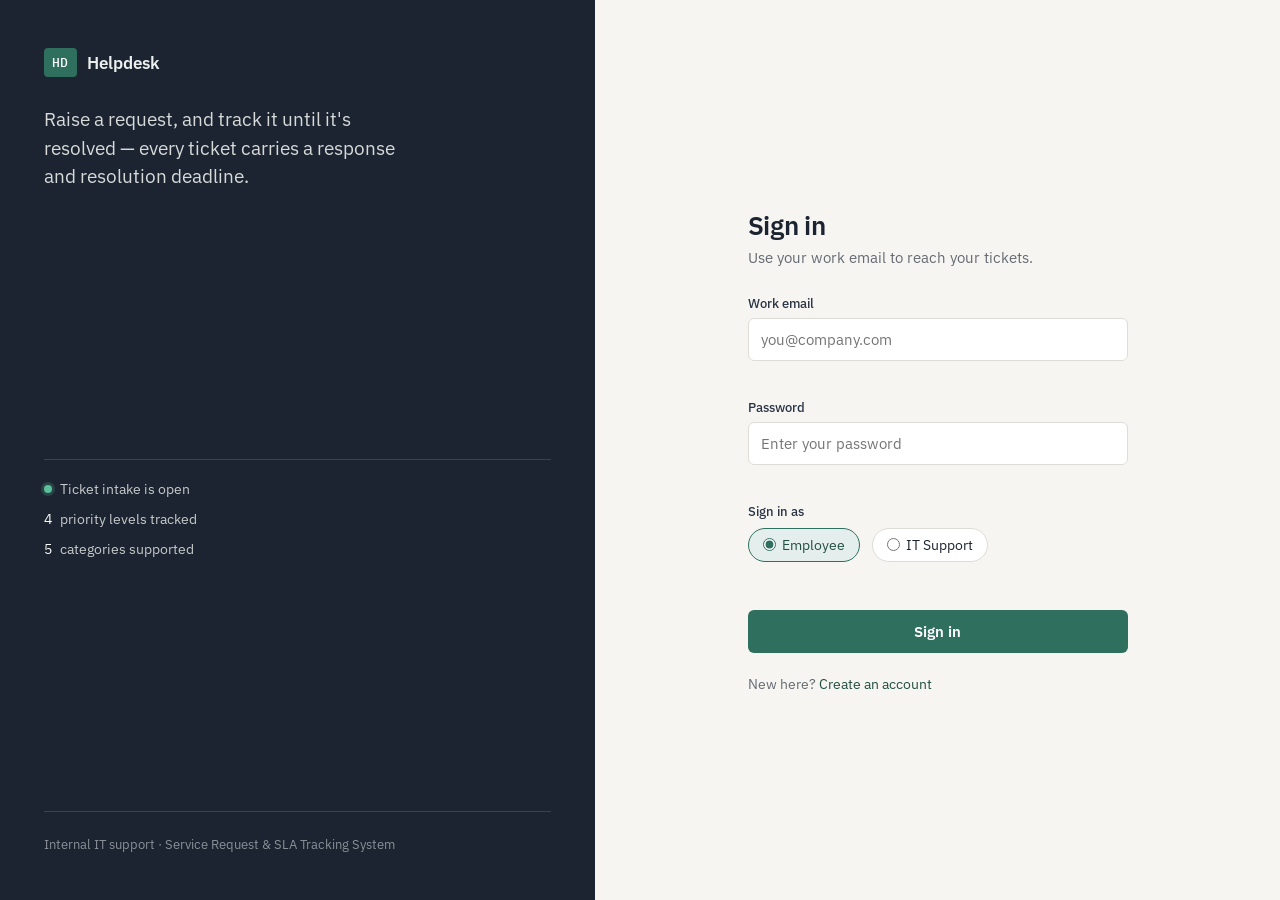
<file: index.html>
<!DOCTYPE html>
<html lang="en">
<head>
  <meta charset="UTF-8">
  <meta http-equiv="refresh" content="0; url=pawan-main/service-desk-project/index.html">
  <title>Service Request &amp; SLA Tracking System</title>
</head>
<body style="font-family: -apple-system, BlinkMacSystemFont, 'Segoe UI', Roboto, sans-serif; display: flex; justify-content: center; align-items: center; height: 100vh; margin: 0; background: #0f172a; color: #f8fafc;">
  <p>Loading Helpdesk... If not redirected, <a href="pawan-main/service-desk-project/index.html" style="color: #38bdf8;">click here</a>.</p>
</body>
</html>
</file>
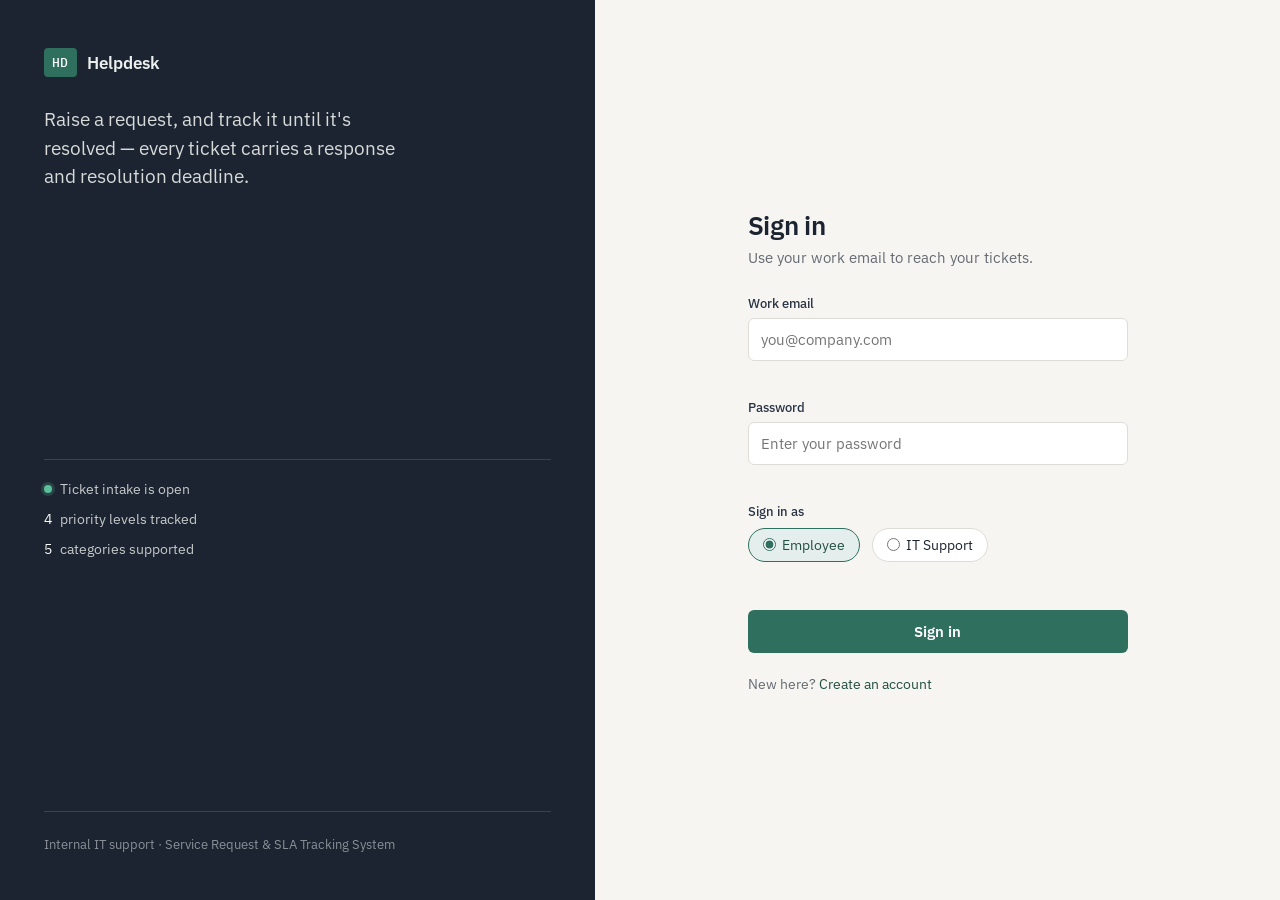
<file: pawan-main/service-desk-project/index.html>
<!DOCTYPE html>
<html lang="en">
<head>
<meta charset="UTF-8">
<meta name="viewport" content="width=device-width, initial-scale=1.0">
<title>Sign in · Helpdesk</title>
<link rel="preconnect" href="https://fonts.googleapis.com">
<link rel="preconnect" href="https://fonts.gstatic.com" crossorigin>
<link href="https://fonts.googleapis.com/css2?family=IBM+Plex+Sans:wght@400;500;600;700&family=IBM+Plex+Mono:wght@500&display=swap" rel="stylesheet">
<link rel="stylesheet" href="css/style.css">
</head>
<body>

<div class="auth-shell">

  <!-- Left panel: context / brand -->
  <aside class="auth-side">
    <div class="auth-side__top">
      <div class="wordmark">
        <span class="wordmark__mark">HD</span>
        <span class="wordmark__text">Helpdesk</span>
      </div>
      <p class="auth-side__tagline">
        Raise a request, and track it until it's resolved —
        every ticket carries a response and resolution deadline.
      </p>
    </div>

    <ul class="auth-side__stats" aria-label="System status">
      <li>
        <span class="dot dot--live" aria-hidden="true"></span>
        Ticket intake is open
      </li>
      <li><span class="stat-num">4</span> priority levels tracked</li>
      <li><span class="stat-num">5</span> categories supported</li>
    </ul>

    <div class="auth-side__bottom">
      <p class="auth-side__foot">Internal IT support · Service Request &amp; SLA Tracking System</p>
    </div>
  </aside>

  <!-- Right panel: form -->
  <main class="auth-main">
    <div class="auth-card">

      <div class="auth-card__head">
        <h1>Sign in</h1>
        <p>Use your work email to reach your tickets.</p>
      </div>

      <form id="login-form" novalidate>

        <div class="field">
          <label for="email">Work email</label>
          <input type="email" id="email" name="email" placeholder="you@company.com" autocomplete="username" required>
          <p class="field__error" id="email-error"></p>
        </div>

        <div class="field">
          <label for="password">Password</label>
          <input type="password" id="password" name="password" placeholder="Enter your password" autocomplete="current-password" required>
          <p class="field__error" id="password-error"></p>
        </div>

        <fieldset class="role-select">
          <legend>Sign in as</legend>
          <label class="role-pill">
            <input type="radio" name="role" value="user" checked>
            <span>Employee</span>
          </label>
          <label class="role-pill">
            <input type="radio" name="role" value="admin">
            <span>IT Support</span>
          </label>
        </fieldset>

        <p class="form-note" id="form-note" role="alert"></p>

        <button type="submit" class="btn-primary">Sign in</button>
      </form>

      <p class="auth-card__foot">
        New here? <a href="register.html">Create an account</a>
      </p>

    </div>
  </main>

</div>

<script src="js/script.js"></script>
</body>
</html>
</file>
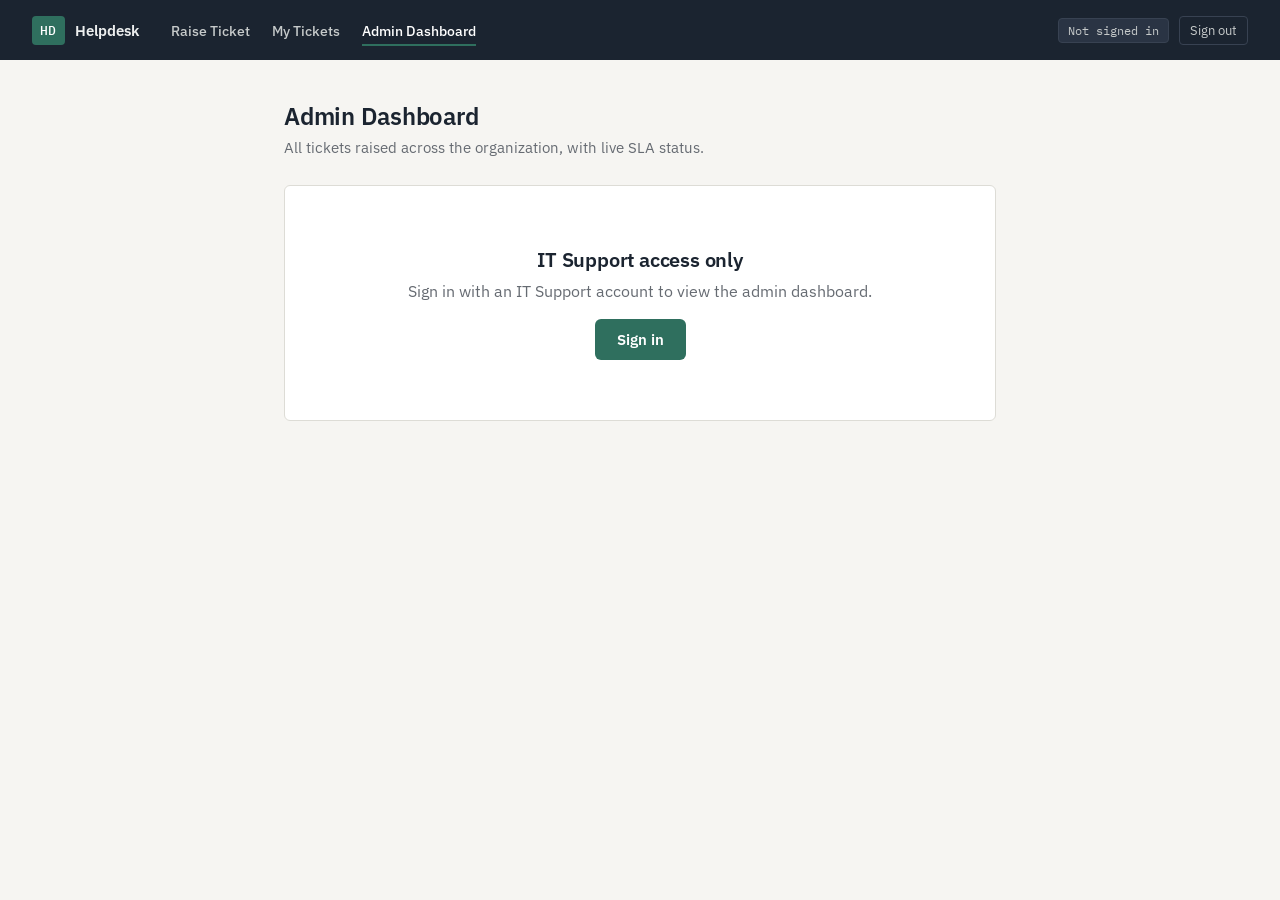
<file: pawan-main/service-desk-project/admin-dashboard.html>
<!DOCTYPE html>
<html lang="en">
<head>
<meta charset="UTF-8">
<meta name="viewport" content="width=device-width, initial-scale=1.0">
<title>Admin Dashboard · Helpdesk</title>
<link rel="preconnect" href="https://fonts.googleapis.com">
<link rel="preconnect" href="https://fonts.gstatic.com" crossorigin>
<link href="https://fonts.googleapis.com/css2?family=IBM+Plex+Sans:wght@400;500;600;700&family=IBM+Plex+Mono:wght@500&display=swap" rel="stylesheet">
<link rel="stylesheet" href="css/style.css">
</head>
<body>

<nav class="app-nav">
  <div class="app-nav__left">
    <div class="wordmark">
      <span class="wordmark__mark">HD</span>
      <span class="wordmark__text">Helpdesk</span>
    </div>
    <ul class="app-nav__links">
      <li><a href="raise-ticket.html">Raise Ticket</a></li>
      <li><a href="my-tickets.html">My Tickets</a></li>
      <li><a href="admin-dashboard.html" class="is-active">Admin Dashboard</a></li>
    </ul>
  </div>
  <div class="app-nav__user">
    <span class="user-chip" id="nav-user">Not signed in</span>
    <button class="app-nav__signout" id="nav-signout" type="button">Sign out</button>
  </div>
</nav>

<div class="page">
  <div class="page__head">
    <h1>Admin Dashboard</h1>
    <p>All tickets raised across the organization, with live SLA status.</p>
  </div>

  <div class="card not-found" id="access-denied" style="display:none;">
    <h1>IT Support access only</h1>
    <p>Sign in with an IT Support account to view the admin dashboard.</p>
    <a href="index.html" class="btn-primary btn-primary--inline" style="display:inline-block;">Sign in</a>
  </div>

  <div id="dashboard-content" style="display:none;">

    <div class="stat-grid">
      <div class="stat-card">
        <div class="stat-card__label">Total tickets</div>
        <div class="stat-card__value" id="stat-total">0</div>
      </div>
      <div class="stat-card stat-card--new">
        <div class="stat-card__label">New</div>
        <div class="stat-card__value" id="stat-new">0</div>
      </div>
      <div class="stat-card stat-card--progress">
        <div class="stat-card__label">In Progress</div>
        <div class="stat-card__value" id="stat-progress">0</div>
      </div>
      <div class="stat-card stat-card--overdue">
        <div class="stat-card__label">Overdue</div>
        <div class="stat-card__value" id="stat-overdue">0</div>
      </div>
      <div class="stat-card stat-card--resolved">
        <div class="stat-card__label">Resolved / Closed</div>
        <div class="stat-card__value" id="stat-resolved">0</div>
      </div>
    </div>

    <div class="card">

      <div class="filter-bar">
        <div class="filter-field filter-field--grow">
          <label for="search">Search</label>
          <input type="text" id="search" placeholder="Search by title, ticket ID, or requester">
        </div>
        <div class="filter-field">
          <label for="status-filter">Status</label>
          <select id="status-filter">
            <option value="All">All statuses</option>
            <option value="New">New</option>
            <option value="In Progress">In Progress</option>
            <option value="Resolved">Resolved</option>
            <option value="Closed">Closed</option>
          </select>
        </div>
        <div class="filter-field">
          <label for="priority-filter">Priority</label>
          <select id="priority-filter">
            <option value="All">All priorities</option>
            <option value="Critical">Critical</option>
            <option value="High">High</option>
            <option value="Medium">Medium</option>
            <option value="Low">Low</option>
          </select>
        </div>
        <div class="filter-field">
          <label for="category-filter">Category</label>
          <select id="category-filter">
            <option value="All">All categories</option>
            <option value="Hardware">Hardware</option>
            <option value="Software">Software</option>
            <option value="Network">Network</option>
            <option value="Access">Account / Access</option>
            <option value="Other">Other</option>
          </select>
        </div>
      </div>

      <div class="table-wrap">
        <table class="data-table">
          <thead>
            <tr>
              <th>Ticket ID</th>
              <th>Title</th>
              <th>Requester</th>
              <th>Category</th>
              <th>Priority</th>
              <th>Status</th>
              <th>SLA</th>
            </tr>
          </thead>
          <tbody id="tickets-body"></tbody>
        </table>
      </div>

      <p class="empty-state" id="empty-state" style="display:none;">
        No tickets match your filters.
      </p>

    </div>
  </div>
</div>

<script src="js/admin-dashboard.js"></script>
</body>
</html>
</file>
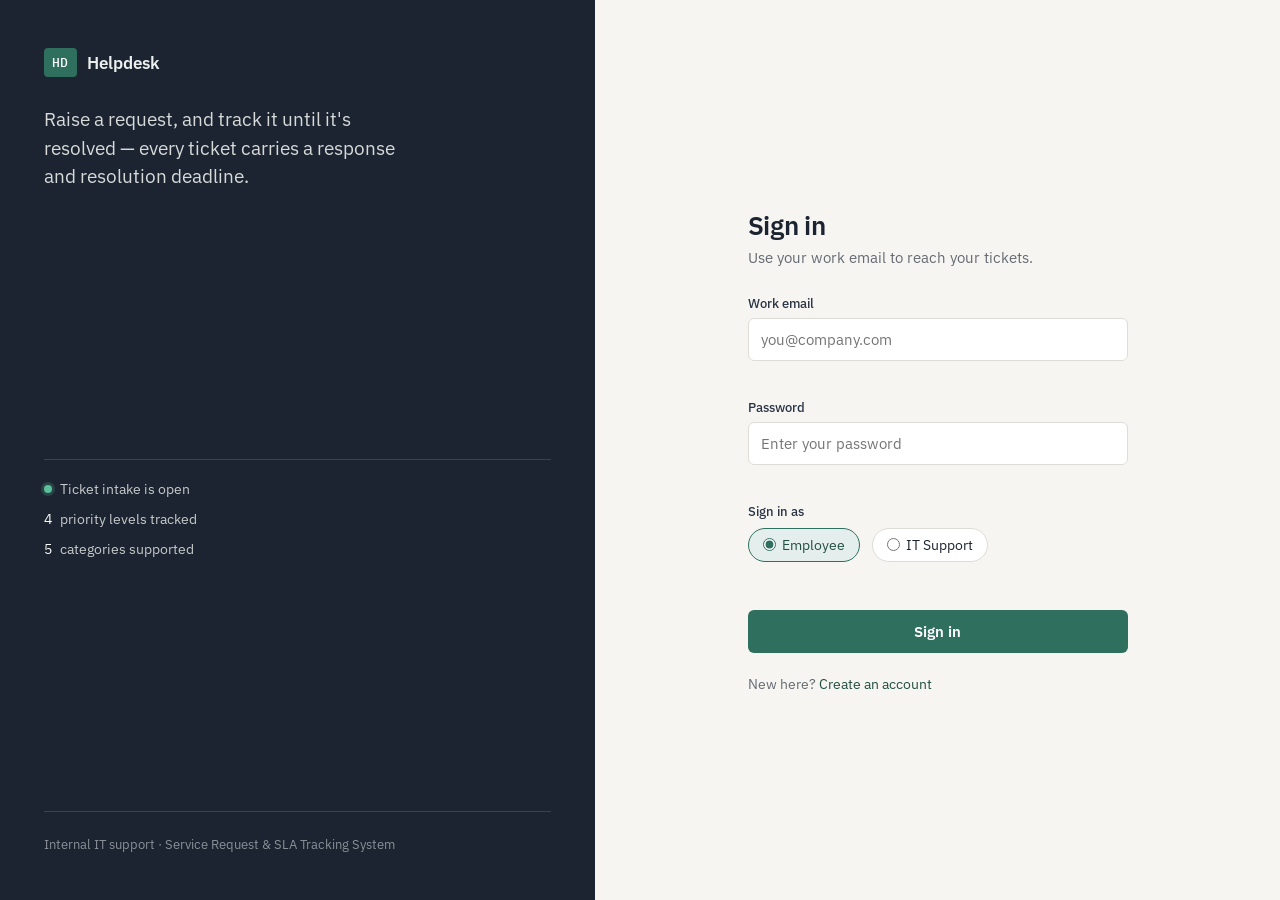
<file: pawan-main/service-desk-project/my-tickets.html>
<!DOCTYPE html>
<html lang="en">
<head>
<meta charset="UTF-8">
<meta name="viewport" content="width=device-width, initial-scale=1.0">
<title>My Tickets · Helpdesk</title>
<link rel="preconnect" href="https://fonts.googleapis.com">
<link rel="preconnect" href="https://fonts.gstatic.com" crossorigin>
<link href="https://fonts.googleapis.com/css2?family=IBM+Plex+Sans:wght@400;500;600;700&family=IBM+Plex+Mono:wght@500&display=swap" rel="stylesheet">
<link rel="stylesheet" href="css/style.css">
</head>
<body>

<nav class="app-nav">
  <div class="app-nav__left">
    <div class="wordmark">
      <span class="wordmark__mark">HD</span>
      <span class="wordmark__text">Helpdesk</span>
    </div>
    <ul class="app-nav__links">
      <li><a href="raise-ticket.html">Raise Ticket</a></li>
      <li><a href="my-tickets.html" class="is-active">My Tickets</a></li>
      <li><a href="admin-dashboard.html">Admin Dashboard</a></li>
    </ul>
  </div>
  <div class="app-nav__user">
    <span class="user-chip" id="nav-user">Not signed in</span>
    <button class="app-nav__signout" id="nav-signout" type="button">Sign out</button>
  </div>
</nav>

<div class="page">
  <div class="page__head">
    <h1>My Tickets</h1>
    <p>Track the status and SLA deadlines for tickets you've raised.</p>
  </div>

  <div class="card">

    <div class="filter-bar">
      <div class="filter-field filter-field--grow">
        <label for="search">Search</label>
        <input type="text" id="search" placeholder="Search by title or ticket ID">
      </div>
      <div class="filter-field">
        <label for="status-filter">Status</label>
        <select id="status-filter">
          <option value="All">All statuses</option>
          <option value="New">New</option>
          <option value="In Progress">In Progress</option>
          <option value="Resolved">Resolved</option>
          <option value="Closed">Closed</option>
        </select>
      </div>
    </div>

    <div class="table-wrap">
      <table class="data-table">
        <thead>
          <tr>
            <th>Ticket ID</th>
            <th>Title</th>
            <th>Category</th>
            <th>Priority</th>
            <th>Status</th>
            <th>Created</th>
            <th>SLA</th>
          </tr>
        </thead>
        <tbody id="tickets-body"></tbody>
      </table>
    </div>

    <p class="empty-state" id="empty-state" style="display:none;">
      No tickets found. <a href="raise-ticket.html">Raise your first ticket</a>.
    </p>

  </div>
</div>

<script src="js/my-tickets.js"></script>
</body>
</html>
</file>
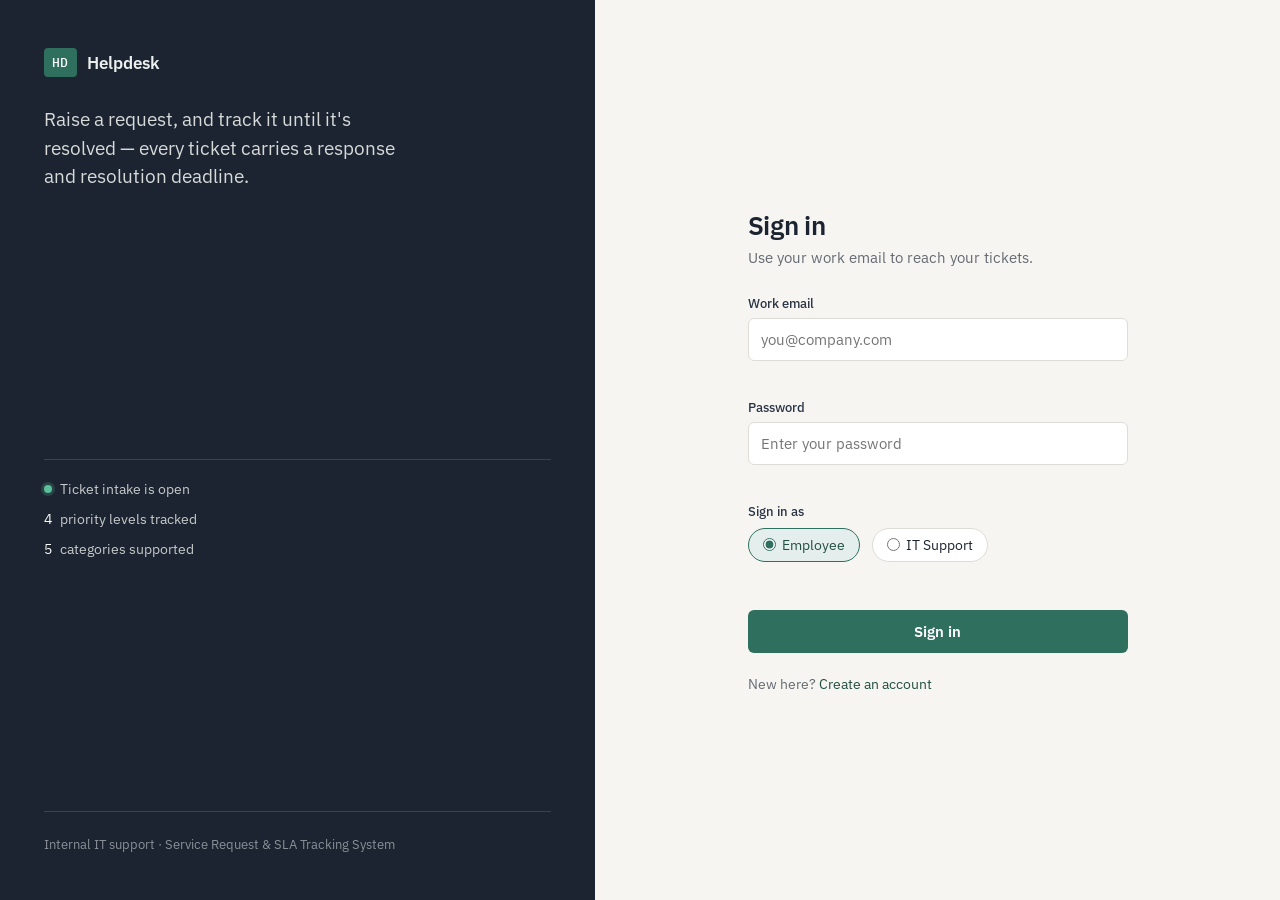
<file: pawan-main/service-desk-project/raise-ticket.html>
<!DOCTYPE html>
<html lang="en">
<head>
<meta charset="UTF-8">
<meta name="viewport" content="width=device-width, initial-scale=1.0">
<title>Raise a Ticket · Helpdesk</title>
<link rel="preconnect" href="https://fonts.googleapis.com">
<link rel="preconnect" href="https://fonts.gstatic.com" crossorigin>
<link href="https://fonts.googleapis.com/css2?family=IBM+Plex+Sans:wght@400;500;600;700&family=IBM+Plex+Mono:wght@500&display=swap" rel="stylesheet">
<link rel="stylesheet" href="css/style.css">
</head>
<body>

<nav class="app-nav">
  <div class="app-nav__left">
    <div class="wordmark">
      <span class="wordmark__mark">HD</span>
      <span class="wordmark__text">Helpdesk</span>
    </div>
    <ul class="app-nav__links">
      <li><a href="raise-ticket.html" class="is-active">Raise Ticket</a></li>
      <li><a href="my-tickets.html">My Tickets</a></li>
      <li><a href="admin-dashboard.html">Admin Dashboard</a></li>
    </ul>
  </div>
  <div class="app-nav__user">
    <span class="user-chip" id="nav-user">Not signed in</span>
    <button class="app-nav__signout" id="nav-signout" type="button">Sign out</button>
  </div>
</nav>

<div class="page">
  <div class="page__head">
    <h1>Raise a ticket</h1>
    <p>Describe the issue and we'll route it to the right team.</p>
  </div>

  <div class="card">

    <p class="success-banner" id="success-banner"></p>

    <form id="ticket-form" novalidate>

      <div class="field">
        <label for="title">Title</label>
        <input type="text" id="title" name="title" placeholder="Short summary, e.g. Laptop not powering on" required>
        <p class="field__error" id="title-error"></p>
      </div>

      <div class="field">
        <label for="description">Description</label>
        <textarea id="description" name="description" placeholder="What's happening? Include anything you've already tried."></textarea>
        <p class="field__error" id="description-error"></p>
      </div>

      <div class="field-row">
        <div class="field">
          <label for="category">Category</label>
          <select id="category" name="category">
            <option value="Hardware">Hardware</option>
            <option value="Software">Software</option>
            <option value="Network">Network</option>
            <option value="Access">Account / Access</option>
            <option value="Other">Other</option>
          </select>
        </div>

        <div class="field">
          <label for="priority">Priority</label>
          <select id="priority" name="priority">
            <option value="Low">Low</option>
            <option value="Medium" selected>Medium</option>
            <option value="High">High</option>
            <option value="Critical">Critical</option>
          </select>
          <p class="sla-preview" id="sla-preview"></p>
        </div>
      </div>

      <p class="form-note" id="form-note" role="alert"></p>

      <button type="submit" class="btn-primary">Submit ticket</button>
    </form>

  </div>
</div>

<script src="js/raise-ticket.js"></script>
</body>
</html>
</file>
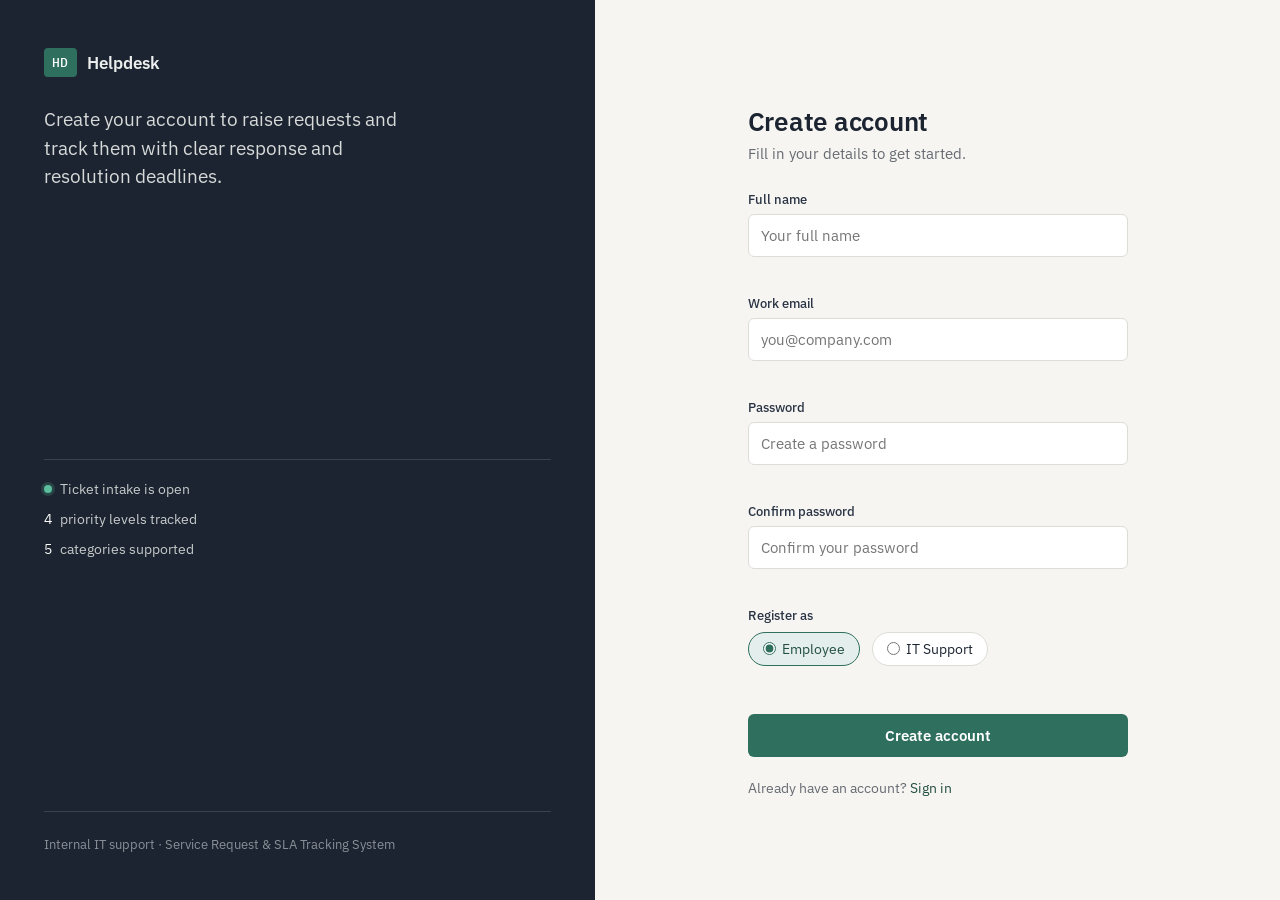
<file: pawan-main/service-desk-project/register.html>
<!DOCTYPE html>
<html lang="en">
<head>
  <meta charset="UTF-8">
  <meta name="viewport" content="width=device-width, initial-scale=1.0">
  <title>Create account · Helpdesk</title>
  <link rel="preconnect" href="https://fonts.googleapis.com">
  <link rel="preconnect" href="https://fonts.gstatic.com" crossorigin>
  <link href="https://fonts.googleapis.com/css2?family=IBM+Plex+Sans:wght@400;500;600;700&family=IBM+Plex+Mono:wght@500&display=swap" rel="stylesheet">
  <link rel="stylesheet" href="css/style.css">
</head>
<body>

<div class="auth-shell">

  <!-- Left panel -->
  <aside class="auth-side">
    <div class="auth-side__top">
      <div class="wordmark">
        <span class="wordmark__mark">HD</span>
        <span class="wordmark__text">Helpdesk</span>
      </div>
      <p class="auth-side__tagline">
        Create your account to raise requests and track them with clear response and resolution deadlines.
      </p>
    </div>

    <ul class="auth-side__stats" aria-label="System status">
      <li>
        <span class="dot dot--live" aria-hidden="true"></span>
        Ticket intake is open
      </li>
      <li><span class="stat-num">4</span> priority levels tracked</li>
      <li><span class="stat-num">5</span> categories supported</li>
    </ul>

    <div class="auth-side__bottom">
      <p class="auth-side__foot">Internal IT support · Service Request &amp; SLA Tracking System</p>
    </div>
  </aside>

  <!-- Right panel: form -->
  <main class="auth-main">
    <div class="auth-card">

      <div class="auth-card__head">
        <h1>Create account</h1>
        <p>Fill in your details to get started.</p>
      </div>

      <form id="register-form" novalidate>

        <div class="field">
          <label for="name">Full name</label>
          <input type="text" id="name" name="name" placeholder="Your full name" required>
          <p class="field__error" id="name-error"></p>
        </div>

        <div class="field">
          <label for="email">Work email</label>
          <input type="email" id="email" name="email" placeholder="you@company.com" autocomplete="username" required>
          <p class="field__error" id="email-error"></p>
        </div>

        <div class="field">
          <label for="password">Password</label>
          <input type="password" id="password" name="password" placeholder="Create a password" autocomplete="new-password" required>
          <p class="field__error" id="password-error"></p>
        </div>

        <div class="field">
          <label for="confirm">Confirm password</label>
          <input type="password" id="confirm" name="confirm" placeholder="Confirm your password" autocomplete="new-password" required>
          <p class="field__error" id="confirm-error"></p>
        </div>

        <fieldset class="role-select">
          <legend>Register as</legend>
          <label class="role-pill">
            <input type="radio" name="role" value="user" checked>
            <span>Employee</span>
          </label>
          <label class="role-pill">
            <input type="radio" name="role" value="admin">
            <span>IT Support</span>
          </label>
        </fieldset>

        <p class="form-note" id="form-note" role="alert"></p>

        <button type="submit" class="btn-primary">Create account</button>
      </form>

      <p class="auth-card__foot">
        Already have an account? <a href="index.html">Sign in</a>
      </p>

    </div>
  </main>

</div>

<script src="js/register.js"></script>
</body>
</html>
</file>
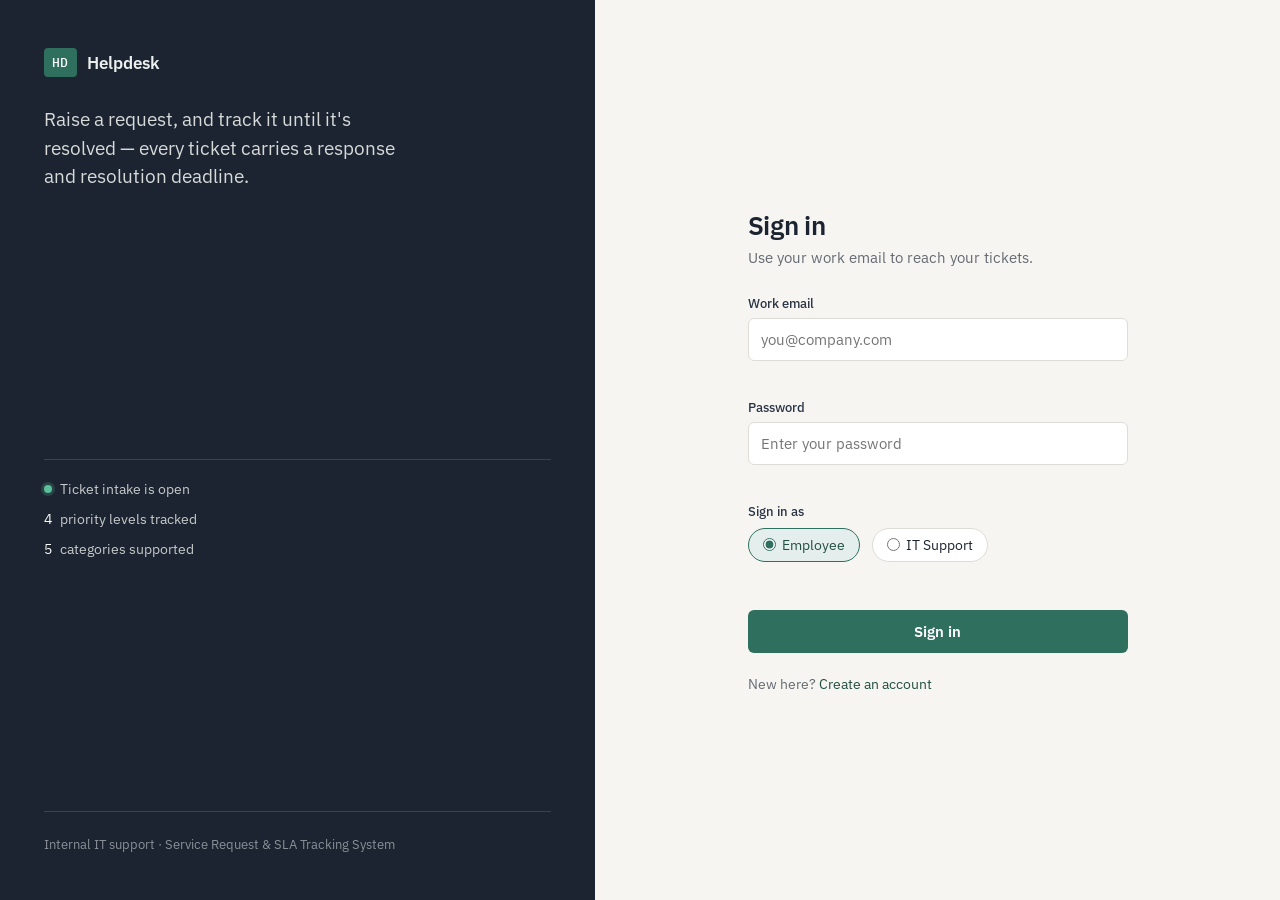
<file: pawan-main/service-desk-project/ticket-detail.html>
<!DOCTYPE html>
<html lang="en">
<head>
<meta charset="UTF-8">
<meta name="viewport" content="width=device-width, initial-scale=1.0">
<title>Ticket Detail · Helpdesk</title>
<link rel="preconnect" href="https://fonts.googleapis.com">
<link rel="preconnect" href="https://fonts.gstatic.com" crossorigin>
<link href="https://fonts.googleapis.com/css2?family=IBM+Plex+Sans:wght@400;500;600;700&family=IBM+Plex+Mono:wght@500&display=swap" rel="stylesheet">
<link rel="stylesheet" href="css/style.css">
</head>
<body>

<nav class="app-nav">
  <div class="app-nav__left">
    <div class="wordmark">
      <span class="wordmark__mark">HD</span>
      <span class="wordmark__text">Helpdesk</span>
    </div>
    <ul class="app-nav__links">
      <li><a href="raise-ticket.html">Raise Ticket</a></li>
      <li><a href="my-tickets.html">My Tickets</a></li>
      <li><a href="admin-dashboard.html">Admin Dashboard</a></li>
    </ul>
  </div>
  <div class="app-nav__user">
    <span class="user-chip" id="nav-user">Not signed in</span>
    <button class="app-nav__signout" id="nav-signout" type="button">Sign out</button>
  </div>
</nav>

<div class="page">

  <a href="my-tickets.html" class="back-link" id="back-link">&larr; Back</a>

  <div id="detail-view" class="card" style="display:none;">

    <div class="detail-head">
      <div>
        <h1 id="detail-title"></h1>
        <span class="detail-id" id="detail-id"></span>
        <div class="badge-row">
          <span class="badge" id="priority-badge"></span>
          <span class="badge" id="status-badge"></span>
        </div>
      </div>
    </div>

    <p class="sla-banner" id="sla-banner"></p>

    <div class="detail-grid">
      <div class="detail-item">
        <div class="detail-item__label">Raised by</div>
        <div class="detail-item__value" id="detail-raisedby"></div>
      </div>
      <div class="detail-item">
        <div class="detail-item__label">Category</div>
        <div class="detail-item__value" id="detail-category"></div>
      </div>
      <div class="detail-item">
        <div class="detail-item__label">Created</div>
        <div class="detail-item__value is-mono" id="detail-created"></div>
      </div>
      <div class="detail-item">
        <div class="detail-item__label">Resolution due</div>
        <div class="detail-item__value is-mono" id="detail-due"></div>
      </div>
      <div class="detail-item">
        <div class="detail-item__label">Resolved at</div>
        <div class="detail-item__value is-mono" id="detail-resolved"></div>
      </div>
    </div>

    <div class="detail-desc">
      <h2>Description</h2>
      <p id="detail-description"></p>
    </div>

    <div class="admin-panel" id="admin-panel" style="display:none;">
      <h2>Update status</h2>
      <div class="field-row">
        <div class="field">
          <label for="status-update">Status</label>
          <select id="status-update">
            <option value="New">New</option>
            <option value="In Progress">In Progress</option>
            <option value="Resolved">Resolved</option>
            <option value="Closed">Closed</option>
          </select>
        </div>
        <div class="field">
          <button type="button" class="btn-primary btn-primary--inline" id="save-status">Save status</button>
        </div>
      </div>
      <p class="form-note" id="status-note" role="alert"></p>
    </div>

  </div>

  <div id="not-found" class="card not-found" style="display:none;">
    <h1>Ticket not found</h1>
    <p>We couldn't find a ticket with that reference.</p>
    <a href="my-tickets.html" class="btn-primary btn-primary--inline" style="display:inline-block;">Back to My Tickets</a>
  </div>

</div>

<script src="js/ticket-detail.js"></script>
</body>
</html>
</file>
<file: pawan-main/service-desk-project/css/style.css>
/* ============================================
   Helpdesk — Service Request & SLA Tracking
   Shared stylesheet
   ============================================ */

:root {
  --ink: #1B2430;
  --ink-soft: #2A3444;
  --paper: #F6F5F2;
  --surface: #FFFFFF;
  --border: #DDDCD6;
  --text: #1B2430;
  --text-muted: #666B72;
  --accent: #2F6F5E;
  --accent-dark: #234F42;
  --accent-tint: #E4EEEC;
  --error: #B3432B;
  --error-tint: #F5E4DE;
  --warn: #B8862B;
  --warn-tint: #F5ECDD;
  --info: #2B6CB8;
  --info-tint: #DCE8F5;
  --neutral-tint: #ECECE7;

  --font-sans: 'IBM Plex Sans', -apple-system, Segoe UI, Roboto, sans-serif;
  --font-mono: 'IBM Plex Mono', 'Courier New', monospace;

  --radius: 6px;
}

* { box-sizing: border-box; }

html, body {
  margin: 0;
  padding: 0;
  height: 100%;
}

body {
  font-family: var(--font-sans);
  color: var(--text);
  background: var(--paper);
  -webkit-font-smoothing: antialiased;
}

h1, h2, h3 {
  margin: 0;
  font-weight: 600;
  letter-spacing: -0.01em;
}

p { margin: 0; }

a {
  color: var(--accent-dark);
  text-decoration: none;
  border-bottom: 1px solid transparent;
}
a:hover { border-bottom-color: var(--accent-dark); }

:focus-visible {
  outline: 2px solid var(--accent);
  outline-offset: 2px;
}

/* ============ Auth layout (login/register) ============ */

.auth-shell {
  min-height: 100vh;
  display: grid;
  grid-template-columns: 1fr 1.15fr;
}

.auth-side {
  background: var(--ink);
  color: #EDEFEF;
  padding: 48px 44px;
  display: flex;
  flex-direction: column;
  justify-content: space-between;
}

.wordmark {
  display: flex;
  align-items: center;
  gap: 10px;
  margin-bottom: 28px;
}

.wordmark__mark {
  font-family: var(--font-mono);
  font-size: 13px;
  font-weight: 500;
  background: var(--accent);
  color: #fff;
  padding: 6px 8px;
  border-radius: 4px;
  letter-spacing: 0.02em;
}

.wordmark__text {
  font-size: 17px;
  font-weight: 600;
}

.auth-side__tagline {
  font-size: 19px;
  line-height: 1.5;
  max-width: 34ch;
  color: #D7DAD9;
}

.auth-side__stats {
  list-style: none;
  margin: 40px 0 0;
  padding: 20px 0 0;
  border-top: 1px solid #384252;
  display: flex;
  flex-direction: column;
  gap: 12px;
  font-size: 14px;
  color: #C6CACA;
}

.auth-side__stats li {
  display: flex;
  align-items: center;
  gap: 8px;
}

.stat-num {
  font-family: var(--font-mono);
  color: #fff;
}

.dot {
  width: 8px;
  height: 8px;
  border-radius: 50%;
  display: inline-block;
}
.dot--live {
  background: #5CBF9C;
  box-shadow: 0 0 0 3px rgba(92, 191, 156, 0.2);
}

.auth-side__foot {
  font-size: 12.5px;
  color: #8A9098;
  padding-top: 24px;
  border-top: 1px solid #384252;
  margin-top: 24px;
}

.auth-main {
  background: var(--paper);
  display: flex;
  align-items: center;
  justify-content: center;
  padding: 40px;
}

.auth-card {
  width: 100%;
  max-width: 380px;
}

.auth-card__head {
  margin-bottom: 28px;
}

.auth-card__head h1 {
  font-size: 26px;
  margin-bottom: 6px;
}

.auth-card__head p {
  color: var(--text-muted);
  font-size: 14.5px;
}

.field {
  margin-bottom: 18px;
}

.field label {
  display: block;
  font-size: 13px;
  font-weight: 500;
  margin-bottom: 6px;
  color: var(--ink-soft);
}

.field input {
  width: 100%;
  padding: 11px 12px;
  font-family: var(--font-sans);
  font-size: 14.5px;
  border: 1px solid var(--border);
  border-radius: var(--radius);
  background: var(--surface);
  color: var(--text);
}

.field input:focus {
  border-color: var(--accent);
}

.field input.invalid {
  border-color: var(--error);
}

.field__error {
  font-size: 12.5px;
  color: var(--error);
  margin-top: 5px;
  min-height: 15px;
}

.role-select {
  border: none;
  padding: 0;
  margin: 0 0 22px;
}

.role-select legend {
  font-size: 13px;
  font-weight: 500;
  color: var(--ink-soft);
  margin-bottom: 8px;
  padding: 0;
}

.role-pill {
  display: inline-flex;
  align-items: center;
  gap: 6px;
  border: 1px solid var(--border);
  border-radius: 20px;
  padding: 7px 14px;
  margin-right: 8px;
  font-size: 13.5px;
  cursor: pointer;
  background: var(--surface);
}

.role-pill input {
  accent-color: var(--accent);
  margin: 0;
}

.role-pill:has(input:checked) {
  border-color: var(--accent);
  background: var(--accent-tint);
  color: var(--accent-dark);
}

.form-note {
  font-size: 13px;
  color: var(--error);
  min-height: 18px;
  margin-bottom: 8px;
}

.btn-primary {
  width: 100%;
  padding: 12px;
  background: var(--accent);
  color: #fff;
  border: none;
  border-radius: var(--radius);
  font-size: 14.5px;
  font-weight: 600;
  font-family: var(--font-sans);
  cursor: pointer;
}

.btn-primary:hover { background: var(--accent-dark); }

.auth-card__foot {
  margin-top: 22px;
  font-size: 13.5px;
  color: var(--text-muted);
}

/* ============ Responsive ============ */

@media (max-width: 860px) {
  .auth-shell {
    grid-template-columns: 1fr;
  }
  .auth-side {
    padding: 32px 28px;
  }
  .auth-side__tagline {
    font-size: 16px;
  }
  .auth-side__stats {
    flex-direction: row;
    flex-wrap: wrap;
    gap: 18px;
  }
  .auth-main {
    padding: 32px 24px;
  }
}

/* ============================================
   App shell (navbar) — used by every page
   once the user is signed in
   ============================================ */

.app-nav {
  background: var(--ink);
  color: #EDEFEF;
  padding: 0 32px;
  display: flex;
  align-items: center;
  justify-content: space-between;
  height: 60px;
}

.app-nav__left {
  display: flex;
  align-items: center;
  gap: 32px;
}

.app-nav .wordmark { margin-bottom: 0; }
.app-nav .wordmark__text { font-size: 15px; }

.app-nav__links {
  display: flex;
  gap: 22px;
  list-style: none;
  margin: 0;
  padding: 0;
}

.app-nav__links a {
  color: #C6CACA;
  font-size: 13.5px;
  font-weight: 500;
  border-bottom: none;
  padding: 4px 0;
}

.app-nav__links a:hover,
.app-nav__links a.is-active {
  color: #fff;
  border-bottom: 2px solid var(--accent);
}

.app-nav__user {
  display: flex;
  align-items: center;
  gap: 10px;
  font-size: 13px;
  color: #C6CACA;
}

.user-chip {
  font-family: var(--font-mono);
  background: var(--ink-soft);
  border: 1px solid #384252;
  padding: 4px 9px;
  border-radius: 4px;
  font-size: 12px;
}

.app-nav__signout {
  color: #C6CACA;
  font-size: 13px;
  border: 1px solid #384252;
  padding: 5px 10px;
  border-radius: 4px;
  cursor: pointer;
  background: none;
  font-family: var(--font-sans);
}
.app-nav__signout:hover { color: #fff; border-color: #55606E; }

/* ============================================
   Page container + form card (Raise Ticket, etc.)
   ============================================ */

.page {
  max-width: 760px;
  margin: 0 auto;
  padding: 40px 24px 80px;
}

.page__head {
  margin-bottom: 28px;
}

.page__head h1 {
  font-size: 24px;
  margin-bottom: 6px;
}

.page__head p {
  color: var(--text-muted);
  font-size: 14.5px;
}

.card {
  background: var(--surface);
  border: 1px solid var(--border);
  border-radius: var(--radius);
  padding: 32px;
}

.field textarea {
  width: 100%;
  padding: 11px 12px;
  font-family: var(--font-sans);
  font-size: 14.5px;
  border: 1px solid var(--border);
  border-radius: var(--radius);
  background: var(--surface);
  color: var(--text);
  resize: vertical;
  min-height: 110px;
}
.field textarea:focus { border-color: var(--accent); }
.field textarea.invalid { border-color: var(--error); }

.field select {
  width: 100%;
  padding: 11px 12px;
  font-family: var(--font-sans);
  font-size: 14.5px;
  border: 1px solid var(--border);
  border-radius: var(--radius);
  background: var(--surface);
  color: var(--text);
  appearance: none;
  background-image: url("data:image/svg+xml;utf8,<svg xmlns='http://www.w3.org/2000/svg' viewBox='0 0 20 20' fill='%23666B72'><path d='M5.5 7.5l4.5 4.5 4.5-4.5' stroke='%23666B72' stroke-width='1.5' fill='none' stroke-linecap='round' stroke-linejoin='round'/></svg>");
  background-repeat: no-repeat;
  background-position: right 12px center;
}
.field select:focus { border-color: var(--accent); }

.field-row {
  display: grid;
  grid-template-columns: 1fr 1fr;
  gap: 18px;
}

.field__hint {
  font-size: 12.5px;
  color: var(--text-muted);
  margin-top: 5px;
}

/* Priority option styling inside the SLA hint */
.sla-preview {
  margin-top: 4px;
  font-size: 13px;
  color: var(--text-muted);
  background: var(--paper);
  border: 1px dashed var(--border);
  border-radius: var(--radius);
  padding: 10px 12px;
}
.sla-preview strong { color: var(--ink-soft); }

.success-banner {
  display: none;
  background: var(--accent-tint);
  border: 1px solid var(--accent);
  color: var(--accent-dark);
  border-radius: var(--radius);
  padding: 14px 16px;
  font-size: 14px;
  margin-bottom: 20px;
}
.success-banner.is-visible { display: block; }
.success-banner code {
  font-family: var(--font-mono);
  background: var(--surface);
  padding: 1px 5px;
  border-radius: 3px;
}

@media (max-width: 600px) {
  .app-nav__links { display: none; }
  .field-row { grid-template-columns: 1fr; }
  .card { padding: 22px; }
}

/* ============================================
   Filter bar (My Tickets / Admin Dashboard)
   ============================================ */

.filter-bar {
  display: flex;
  gap: 12px;
  margin-bottom: 22px;
  flex-wrap: wrap;
  align-items: flex-end;
}

.filter-field {
  display: flex;
  flex-direction: column;
  gap: 6px;
}

.filter-field--grow { flex: 1; min-width: 200px; }

.filter-field label {
  font-size: 12px;
  font-weight: 500;
  color: var(--ink-soft);
}

.filter-field input,
.filter-field select {
  padding: 9px 11px;
  font-family: var(--font-sans);
  font-size: 13.5px;
  border: 1px solid var(--border);
  border-radius: var(--radius);
  background: var(--surface);
  color: var(--text);
  min-width: 160px;
}
.filter-field input:focus,
.filter-field select:focus { border-color: var(--accent); }

/* ============================================
   Data table (My Tickets / Admin Dashboard)
   ============================================ */

.table-wrap { overflow-x: auto; }

.data-table {
  width: 100%;
  border-collapse: collapse;
  font-size: 13.5px;
}

.data-table thead th {
  text-align: left;
  font-size: 11px;
  text-transform: uppercase;
  letter-spacing: 0.04em;
  color: var(--text-muted);
  border-bottom: 1px solid var(--border);
  padding: 10px 12px;
  font-weight: 600;
  white-space: nowrap;
}

.data-table tbody td {
  padding: 13px 12px;
  border-bottom: 1px solid var(--border);
  vertical-align: middle;
}

.data-table tbody tr:last-child td { border-bottom: none; }
.data-table tbody tr { cursor: pointer; }
.data-table tbody tr:hover td { background: var(--paper); }

.cell-id {
  font-family: var(--font-mono);
  font-size: 12.5px;
  color: var(--text-muted);
  white-space: nowrap;
}

.cell-muted { color: var(--text-muted); font-size: 13px; white-space: nowrap; }

.empty-state {
  text-align: center;
  padding: 48px 20px;
  color: var(--text-muted);
  font-size: 14px;
}

/* ============================================
   Badges — priority / status
   ============================================ */

.badge {
  display: inline-flex;
  align-items: center;
  font-family: var(--font-mono);
  font-size: 11.5px;
  font-weight: 500;
  letter-spacing: 0.01em;
  padding: 3px 9px;
  border-radius: 20px;
  white-space: nowrap;
}

.badge--critical { background: var(--error-tint); color: var(--error); }
.badge--high      { background: var(--warn-tint);  color: var(--warn); }
.badge--medium    { background: var(--accent-tint); color: var(--accent-dark); }
.badge--low       { background: var(--neutral-tint); color: var(--text-muted); }

.badge--new       { background: var(--info-tint);  color: var(--info); }
.badge--progress  { background: var(--warn-tint);  color: var(--warn); }
.badge--resolved  { background: var(--accent-tint); color: var(--accent-dark); }
.badge--closed    { background: var(--neutral-tint); color: var(--text-muted); }
.badge--overdue   { background: var(--error-tint); color: var(--error); }
.badge--ontime    { background: var(--accent-tint); color: var(--accent-dark); }

.sla-line {
  margin-top: 4px;
  font-size: 12.5px;
  color: var(--text-muted);
  white-space: nowrap;
}

/* ============================================
   Stat cards (Admin Dashboard)
   ============================================ */

.stat-grid {
  display: grid;
  grid-template-columns: repeat(auto-fit, minmax(150px, 1fr));
  gap: 14px;
  margin-bottom: 28px;
}

.stat-card {
  background: var(--surface);
  border: 1px solid var(--border);
  border-radius: var(--radius);
  padding: 18px;
}

.stat-card__label {
  font-size: 12px;
  color: var(--text-muted);
  font-weight: 500;
  margin-bottom: 8px;
  text-transform: uppercase;
  letter-spacing: 0.03em;
}

.stat-card__value {
  font-family: var(--font-mono);
  font-size: 28px;
  font-weight: 600;
  color: var(--ink);
}

.stat-card--new .stat-card__value { color: var(--info); }
.stat-card--progress .stat-card__value { color: var(--warn); }
.stat-card--resolved .stat-card__value { color: var(--accent-dark); }
.stat-card--overdue .stat-card__value { color: var(--error); }

/* ============================================
   Ticket Detail page
   ============================================ */

.back-link {
  display: inline-flex;
  align-items: center;
  gap: 6px;
  font-size: 13.5px;
  color: var(--text-muted);
  margin-bottom: 18px;
  border-bottom: none;
}
.back-link:hover { color: var(--accent-dark); }

.detail-head {
  display: flex;
  justify-content: space-between;
  align-items: flex-start;
  gap: 20px;
  margin-bottom: 24px;
  flex-wrap: wrap;
}

.detail-head h1 { font-size: 22px; margin-bottom: 6px; }

.detail-id {
  font-family: var(--font-mono);
  font-size: 13px;
  color: var(--text-muted);
}

.badge-row { display: flex; gap: 8px; margin-top: 4px; }

.sla-banner {
  padding: 14px 16px;
  border-radius: var(--radius);
  font-size: 13.5px;
  margin-bottom: 24px;
  border: 1px solid;
}
.sla-banner--ok      { background: var(--accent-tint); border-color: var(--accent); color: var(--accent-dark); }
.sla-banner--overdue { background: var(--error-tint);  border-color: var(--error);  color: var(--error); }

.detail-grid {
  display: grid;
  grid-template-columns: repeat(auto-fit, minmax(160px, 1fr));
  gap: 20px;
  margin-bottom: 24px;
  padding-bottom: 24px;
  border-bottom: 1px solid var(--border);
}

.detail-item__label {
  font-size: 11px;
  text-transform: uppercase;
  letter-spacing: 0.03em;
  color: var(--text-muted);
  margin-bottom: 6px;
}

.detail-item__value {
  font-size: 14.5px;
  color: var(--text);
  font-weight: 500;
}
.detail-item__value.is-mono { font-family: var(--font-mono); font-size: 13px; }

.detail-desc { margin-bottom: 24px; }
.detail-desc h2 {
  font-size: 12.5px;
  text-transform: uppercase;
  letter-spacing: 0.03em;
  color: var(--text-muted);
  margin-bottom: 10px;
  font-weight: 600;
}
.detail-desc p { font-size: 14.5px; line-height: 1.6; white-space: pre-wrap; }

.admin-panel {
  border-top: 1px solid var(--border);
  padding-top: 24px;
}
.admin-panel h2 {
  font-size: 12.5px;
  text-transform: uppercase;
  letter-spacing: 0.03em;
  color: var(--text-muted);
  margin-bottom: 14px;
  font-weight: 600;
}
.admin-panel .field-row { align-items: flex-end; }

.btn-primary--inline { width: auto; padding: 11px 22px; }

.not-found {
  text-align: center;
  padding: 60px 20px;
}
.not-found h1 { font-size: 20px; margin-bottom: 8px; }
.not-found p { color: var(--text-muted); margin-bottom: 18px; }

@media (max-width: 600px) {
  .filter-field { min-width: 0; width: 100%; }
  .filter-field input, .filter-field select { min-width: 0; width: 100%; }
}
</file>
